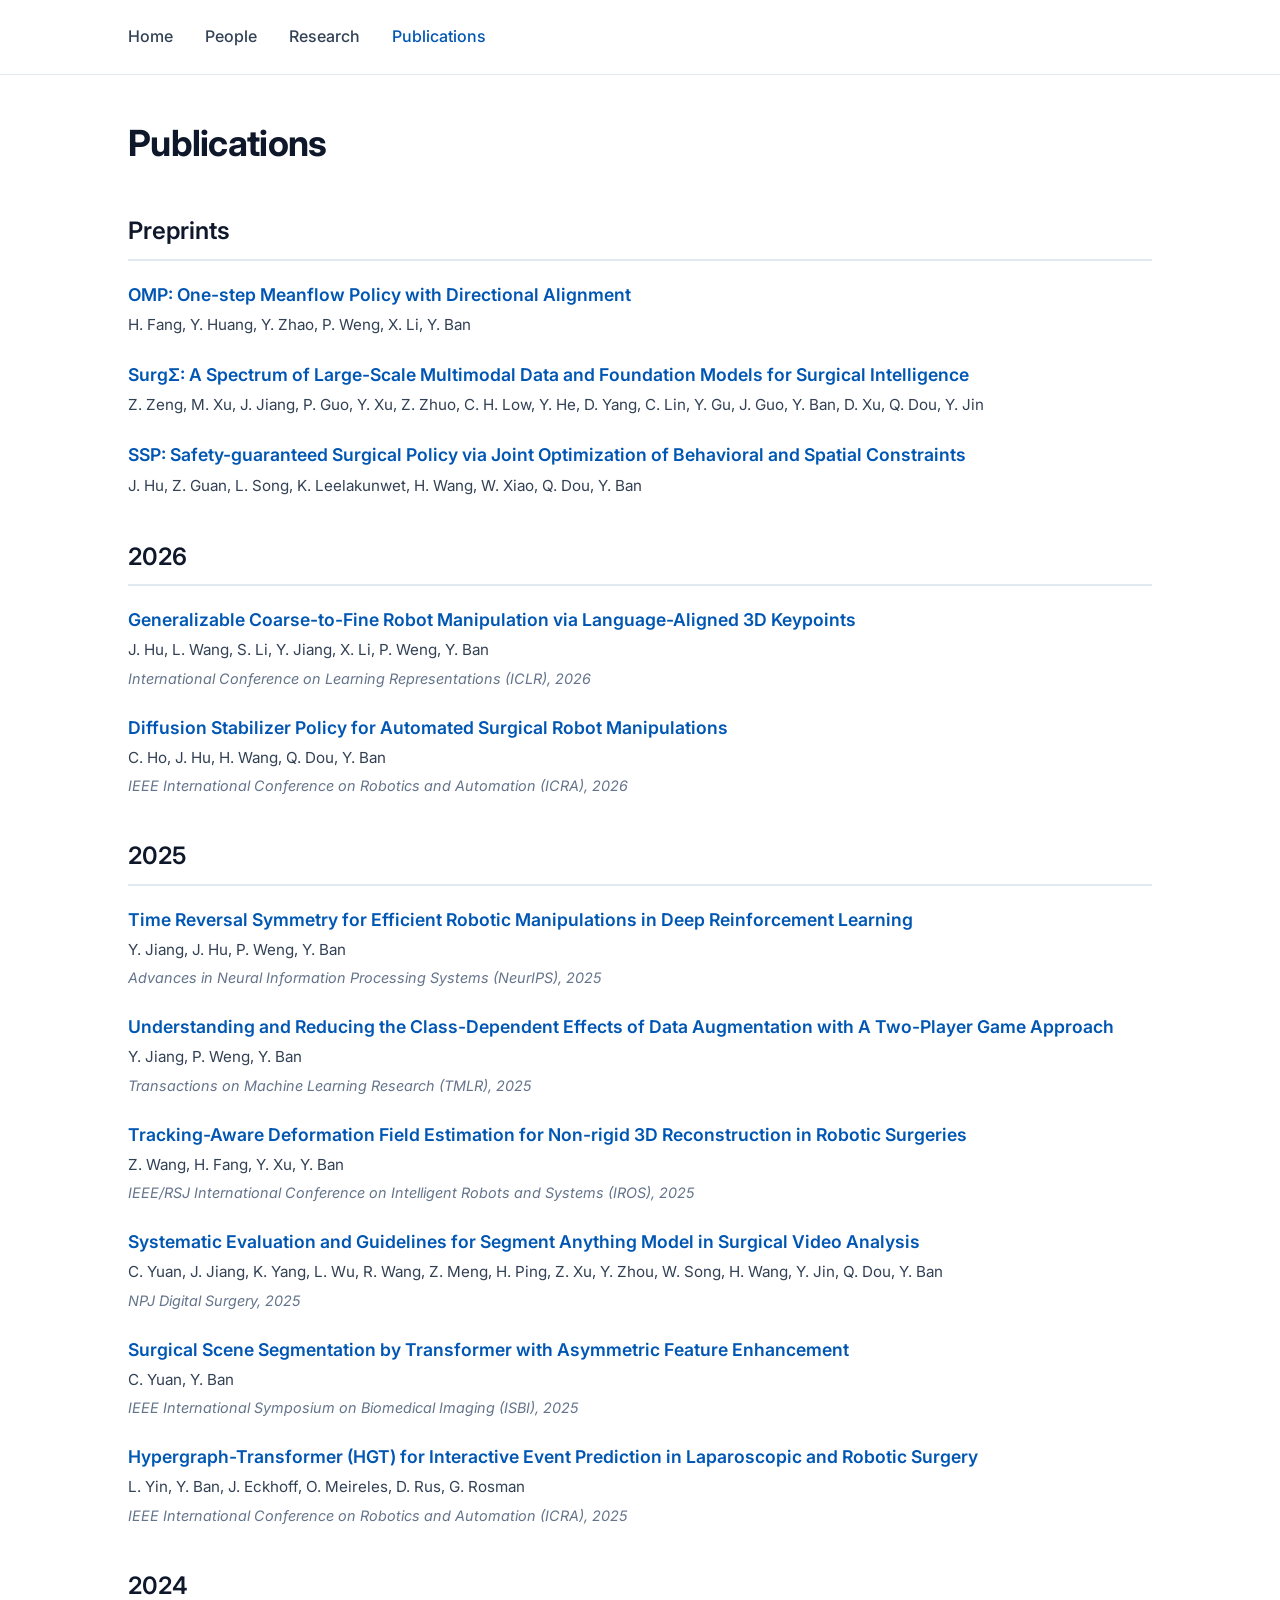
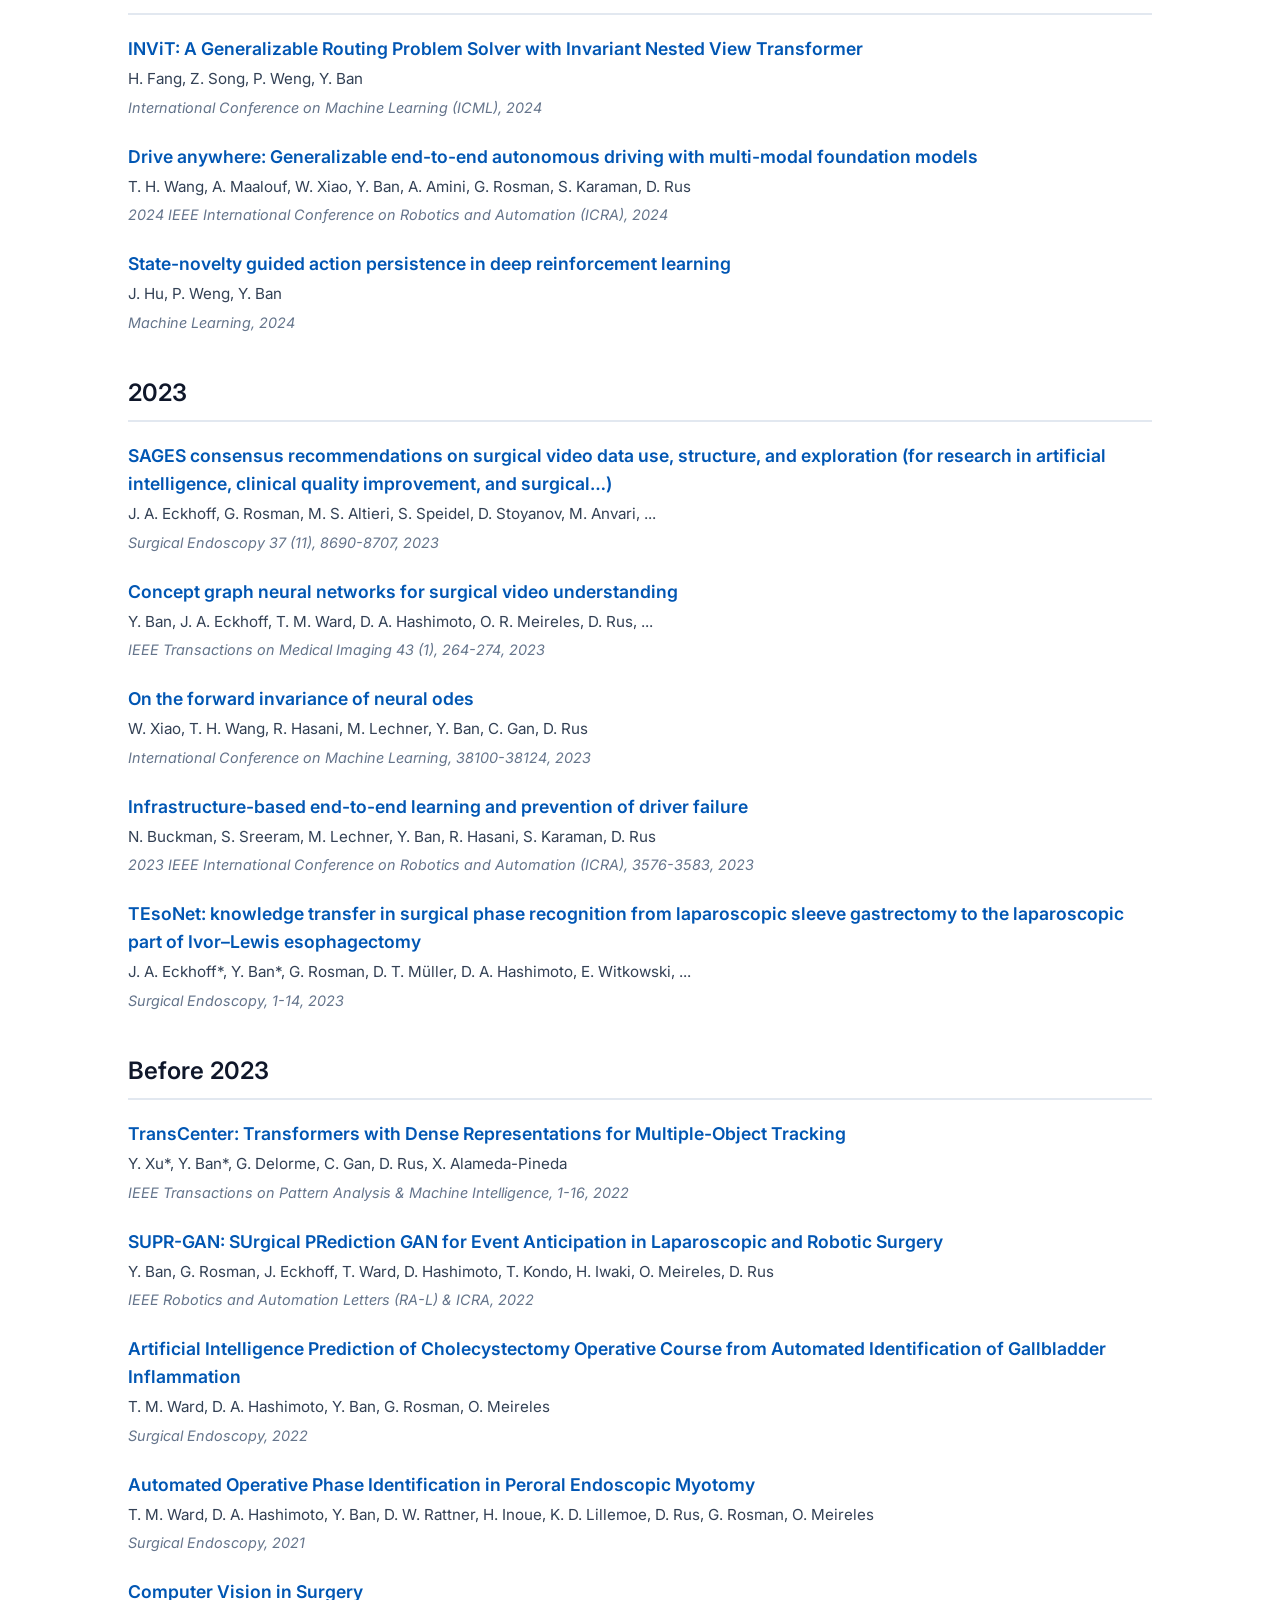
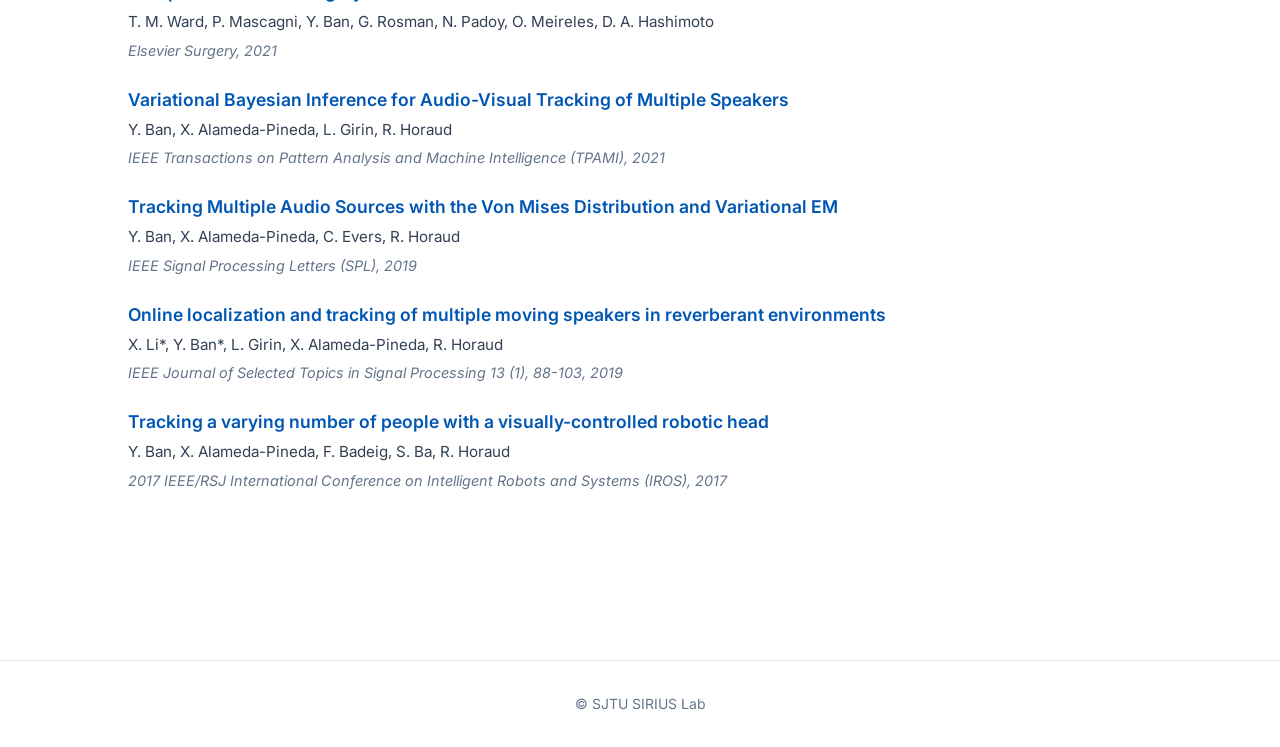
<file: publications.html>
<!doctype html>
<html lang="en">
  <head>
    <meta charset="UTF-8" />
    <title>Publications - SIRIUS Lab</title>
    <meta name="viewport" content="width=device-width, initial-scale=1.0" />
    <link rel="icon" type="image/png" href="images/lab_logo.png" />
    <link rel="stylesheet" href="styles.css" />
  </head>
  <body>
    <nav>
      <div class="nav-container">
        <a href="index.html">Home</a>
        <a href="people.html">People</a>
        <a href="index.html#research">Research</a>
        <a href="publications.html" class="active">Publications</a>
      </div>
    </nav>
    <div class="container">
      <h1>Publications</h1>
      
      <h2>Preprints</h2>
      <div class="preprints-list">
        <div class="publication">
          <div class="publication-title"><a href="https://kasumigaoka-utaha.github.io/OMP_web/" target="_blank">OMP: One-step Meanflow Policy with Directional Alignment</a></div>
          <div class="publication-authors">H. Fang, Y. Huang, Y. Zhao, P. Weng, X. Li, Y. Ban</div>
        </div>
        <div class="publication">
          <div class="publication-title"><a href="https://surgsigma.github.io" target="_blank">SurgΣ: A Spectrum of Large-Scale Multimodal Data and Foundation Models for Surgical Intelligence</a></div>
          <div class="publication-authors">Z. Zeng, M. Xu, J. Jiang, P. Guo, Y. Xu, Z. Zhuo, C. H. Low, Y. He, D. Yang, C. Lin, Y. Gu, J. Guo, Y. Ban, D. Xu, Q. Dou, Y. Jin</div>
        </div>
        <div class="publication">
          <div class="publication-title"><a href="https://arxiv.org/abs/2603.07032" target="_blank">SSP: Safety-guaranteed Surgical Policy via Joint Optimization of Behavioral and Spatial Constraints</a></div>
          <div class="publication-authors">J. Hu, Z. Guan, L. Song, K. Leelakunwet, H. Wang, W. Xiao, Q. Dou, Y. Ban</div>
        </div>
        <!--
        <div class="publication">
          <div class="publication-title"><a href="https://scholar.google.com/citations?view_op=view_citation&hl=en&user=4EXokwkAAAAJ&citation_for_view=4EXokwkAAAAJ:YFjsv_pBGBYC" target="_blank">Temporal Propagation of Asymmetric Feature Pyramid for Surgical Scene Segmentation</a></div>
          <div class="publication-authors">C. Yuan, Y. Ban</div>
        </div>
        -->
        <!--
        <div class="publication">
          <div class="publication-title"><a href="https://scholar.google.com/citations?view_op=view_citation&hl=en&user=4EXokwkAAAAJ&citation_for_view=4EXokwkAAAAJ:NMxIlDl6LWMC" target="_blank">Tracking-Aware Deformation Field Estimation for Non-rigid 3D Reconstruction in Robotic Surgeries</a></div>
          <div class="publication-authors">Z. Wang, H. Fang, Y. Xu, Y. Ban</div>
        </div>
        -->
        <!--
        <div class="publication">
          <div class="publication-title"><a href="https://scholar.google.com/citations?view_op=view_citation&hl=en&user=4EXokwkAAAAJ&citation_for_view=4EXokwkAAAAJ:JV2RwH3_ST0C" target="_blank">Is Segment Anything Model 2 All You Need for Surgery Video Segmentation? A Systematic Evaluation</a></div>
          <div class="publication-authors">C. Yuan, J. Jiang, K. Yang, L. Wu, R. Wang, Z. Meng, H. Ping, Z. Xu, Y. Zhou, Y. Ban</div>
        </div>
        -->
        <!--
        <div class="publication">
          <div class="publication-title"><a href="https://scholar.google.com/citations?view_op=view_citation&hl=en&user=4EXokwkAAAAJ&citation_for_view=4EXokwkAAAAJ:k_IJM867U9cC" target="_blank">Enhancing Class Fairness in Classification with A Two-Player Game Approach</a></div>
          <div class="publication-authors">Y. Jiang, P. Weng, Y. Ban</div>
        </div>
        -->
      </div>
      <h2>2026</h2>
      <div class="publication">
        <div class="publication-title"><a href="https://arxiv.org/abs/2509.23575" target="_blank">Generalizable Coarse-to-Fine Robot Manipulation via Language-Aligned 3D Keypoints</a></div>
        <div class="publication-authors">J. Hu, L. Wang, S. Li, Y. Jiang, X. Li, P. Weng, Y. Ban</div>
        <div class="publication-venue">International Conference on Learning Representations (ICLR), 2026</div>
      </div>
      <div class="publication">
        <div class="publication-title"><a href="https://scholar.google.com/citations?view_op=view_citation&hl=en&user=4EXokwkAAAAJ&citation_for_view=4EXokwkAAAAJ:hMod-77fHWUC" target="_blank">Diffusion Stabilizer Policy for Automated Surgical Robot Manipulations</a></div>
        <div class="publication-authors">C. Ho, J. Hu, H. Wang, Q. Dou, Y. Ban</div>
        <div class="publication-venue">IEEE International Conference on Robotics and Automation (ICRA), 2026</div>
      </div>
      <h2>2025</h2>
      <div class="publication">
        <div class="publication-title"><a href="https://scholar.google.com/citations?view_op=view_citation&hl=en&user=4EXokwkAAAAJ&citation_for_view=4EXokwkAAAAJ:BqipwSGYUEgC" target="_blank">Time Reversal Symmetry for Efficient Robotic Manipulations in Deep Reinforcement Learning</a></div>
        <div class="publication-authors">Y. Jiang, J. Hu, P. Weng, Y. Ban</div>
        <div class="publication-venue">Advances in Neural Information Processing Systems (NeurIPS), 2025</div>
      </div>
      <div class="publication">
        <div class="publication-title"><a href="https://scholar.google.com/citations?view_op=view_citation&hl=en&user=4EXokwkAAAAJ&citation_for_view=4EXokwkAAAAJ:RGFaLdJalmkC" target="_blank">Understanding and Reducing the Class-Dependent Effects of Data Augmentation with A Two-Player Game Approach</a></div>
        <div class="publication-authors">Y. Jiang, P. Weng, Y. Ban</div>
        <div class="publication-venue">Transactions on Machine Learning Research (TMLR), 2025</div>
      </div>
      <div class="publication">
        <div class="publication-title"><a href="https://scholar.google.com/citations?view_op=view_citation&hl=en&user=4EXokwkAAAAJ&citation_for_view=4EXokwkAAAAJ:NMxIlDl6LWMC" target="_blank">Tracking-Aware Deformation Field Estimation for Non-rigid 3D Reconstruction in Robotic Surgeries</a></div>
        <div class="publication-authors">Z. Wang, H. Fang, Y. Xu, Y. Ban</div>
        <div class="publication-venue">IEEE/RSJ International Conference on Intelligent Robots and Systems (IROS), 2025</div>
      </div>
      <div class="publication">
        <div class="publication-title"><a href="https://arxiv.org/abs/2501.00525" target="_blank">Systematic Evaluation and Guidelines for Segment Anything Model in Surgical Video Analysis</a></div>
        <div class="publication-authors">C. Yuan, J. Jiang, K. Yang, L. Wu, R. Wang, Z. Meng, H. Ping, Z. Xu, Y. Zhou, W. Song, H. Wang, Y. Jin, Q. Dou, Y. Ban</div>
        <div class="publication-venue">NPJ Digital Surgery, 2025</div>
      </div>
      <div class="publication">
        <div class="publication-title"><a href="https://scholar.google.com/citations?view_op=view_citation&hl=en&user=4EXokwkAAAAJ&citation_for_view=4EXokwkAAAAJ:M3NEmzRMIkIC" target="_blank">Surgical Scene Segmentation by Transformer with Asymmetric Feature Enhancement</a></div>
        <div class="publication-authors">C. Yuan, Y. Ban</div>
        <div class="publication-venue">IEEE International Symposium on Biomedical Imaging (ISBI), 2025</div>
      </div>
      <div class="publication">
        <div class="publication-title"><a href="https://scholar.google.com/citations?view_op=view_citation&hl=en&user=4EXokwkAAAAJ&citation_for_view=4EXokwkAAAAJ:bEWYMUwI8FkC" target="_blank">Hypergraph-Transformer (HGT) for Interactive Event Prediction in Laparoscopic and Robotic Surgery</a></div>
        <div class="publication-authors">L. Yin, Y. Ban, J. Eckhoff, O. Meireles, D. Rus, G. Rosman</div>
        <div class="publication-venue">IEEE International Conference on Robotics and Automation (ICRA), 2025</div>
      </div>
      <h2>2024</h2>
      <div class="publication">
        <div class="publication-title"><a href="https://scholar.google.com/citations?view_op=view_citation&hl=en&user=4EXokwkAAAAJ&citation_for_view=4EXokwkAAAAJ:TFP_iSt0sucC" target="_blank">INViT: A Generalizable Routing Problem Solver with Invariant Nested View Transformer</a></div>
        <div class="publication-authors">H. Fang, Z. Song, P. Weng, Y. Ban</div>
        <div class="publication-venue">International Conference on Machine Learning (ICML), 2024</div>
      </div>
      <div class="publication">
        <div class="publication-title"><a href="https://scholar.google.com/citations?view_op=view_citation&hl=en&user=4EXokwkAAAAJ&citation_for_view=4EXokwkAAAAJ:r0BpntZqJG4C" target="_blank">Drive anywhere: Generalizable end-to-end autonomous driving with multi-modal foundation models</a></div>
        <div class="publication-authors">T. H. Wang, A. Maalouf, W. Xiao, Y. Ban, A. Amini, G. Rosman, S. Karaman, D. Rus</div>
        <div class="publication-venue">2024 IEEE International Conference on Robotics and Automation (ICRA), 2024</div>
      </div>
      <div class="publication">
        <div class="publication-title"><a href="https://link.springer.com/article/10.1007/s10994-024-06675-z" target="_blank">State-novelty guided action persistence in deep reinforcement learning</a></div>
        <div class="publication-authors">J. Hu, P. Weng, Y. Ban</div>
        <div class="publication-venue">Machine Learning, 2024</div>
      </div>
      <h2>2023</h2>
      <div class="publication">
        <div class="publication-title"><a href="https://scholar.google.com/citations?view_op=view_citation&hl=en&user=4EXokwkAAAAJ&citation_for_view=4EXokwkAAAAJ:RHpTSmoSYBkC" target="_blank">SAGES consensus recommendations on surgical video data use, structure, and exploration (for research in artificial intelligence, clinical quality improvement, and surgical…)</a></div>
        <div class="publication-authors">J. A. Eckhoff, G. Rosman, M. S. Altieri, S. Speidel, D. Stoyanov, M. Anvari, ...</div>
        <div class="publication-venue">Surgical Endoscopy 37 (11), 8690-8707, 2023</div>
      </div>
      <div class="publication">
        <div class="publication-title"><a href="https://scholar.google.com/citations?view_op=view_citation&hl=en&user=4EXokwkAAAAJ&citation_for_view=4EXokwkAAAAJ:7PzlFSSx8tAC" target="_blank">Concept graph neural networks for surgical video understanding</a></div>
        <div class="publication-authors">Y. Ban, J. A. Eckhoff, T. M. Ward, D. A. Hashimoto, O. R. Meireles, D. Rus, ...</div>
        <div class="publication-venue">IEEE Transactions on Medical Imaging 43 (1), 264-274, 2023</div>
      </div>
      <div class="publication">
        <div class="publication-title"><a href="https://scholar.google.com/citations?view_op=view_citation&hl=en&user=4EXokwkAAAAJ&citation_for_view=4EXokwkAAAAJ:_Qo2XoVZTnwC" target="_blank">On the forward invariance of neural odes</a></div>
        <div class="publication-authors">W. Xiao, T. H. Wang, R. Hasani, M. Lechner, Y. Ban, C. Gan, D. Rus</div>
        <div class="publication-venue">International Conference on Machine Learning, 38100-38124, 2023</div>
      </div>
      <div class="publication">
        <div class="publication-title"><a href="https://scholar.google.com/citations?view_op=view_citation&hl=en&user=4EXokwkAAAAJ&citation_for_view=4EXokwkAAAAJ:R3hNpaxXUhUC" target="_blank">Infrastructure-based end-to-end learning and prevention of driver failure</a></div>
        <div class="publication-authors">N. Buckman, S. Sreeram, M. Lechner, Y. Ban, R. Hasani, S. Karaman, D. Rus</div>
        <div class="publication-venue">2023 IEEE International Conference on Robotics and Automation (ICRA), 3576-3583, 2023</div>
      </div>
      <div class="publication">
        <div class="publication-title"><a href="https://scholar.google.com/citations?view_op=view_citation&hl=en&user=4EXokwkAAAAJ&citation_for_view=4EXokwkAAAAJ:e5wmG9Sq2KIC" target="_blank">TEsoNet: knowledge transfer in surgical phase recognition from laparoscopic sleeve gastrectomy to the laparoscopic part of Ivor–Lewis esophagectomy</a></div>
        <div class="publication-authors">J. A. Eckhoff*, Y. Ban*, G. Rosman, D. T. Müller, D. A. Hashimoto, E. Witkowski, ...</div>
        <div class="publication-venue">Surgical Endoscopy, 1-14, 2023</div>
      </div>
      <h2>Before 2023</h2>
      <div class="publication">
        <div class="publication-title"><a href="#">TransCenter: Transformers with Dense Representations for Multiple-Object Tracking</a></div>
        <div class="publication-authors">Y. Xu*, Y. Ban*, G. Delorme, C. Gan, D. Rus, X. Alameda-Pineda</div>
        <div class="publication-venue">IEEE Transactions on Pattern Analysis & Machine Intelligence, 1-16, 2022</div>
      </div>
      <div class="publication">
        <div class="publication-title"><a href="#">SUPR-GAN: SUrgical PRediction GAN for Event Anticipation in Laparoscopic and Robotic Surgery</a></div>
        <div class="publication-authors">Y. Ban, G. Rosman, J. Eckhoff, T. Ward, D. Hashimoto, T. Kondo, H. Iwaki, O. Meireles, D. Rus</div>
        <div class="publication-venue">IEEE Robotics and Automation Letters (RA-L) & ICRA, 2022</div>
      </div>
      <div class="publication">
        <div class="publication-title"><a href="#">Artificial Intelligence Prediction of Cholecystectomy Operative Course from Automated Identification of Gallbladder Inflammation</a></div>
        <div class="publication-authors">T. M. Ward, D. A. Hashimoto, Y. Ban, G. Rosman, O. Meireles</div>
        <div class="publication-venue">Surgical Endoscopy, 2022</div>
      </div>
      <div class="publication">
        <div class="publication-title"><a href="#">Automated Operative Phase Identification in Peroral Endoscopic Myotomy</a></div>
        <div class="publication-authors">T. M. Ward, D. A. Hashimoto, Y. Ban, D. W. Rattner, H. Inoue, K. D. Lillemoe, D. Rus, G. Rosman, O. Meireles</div>
        <div class="publication-venue">Surgical Endoscopy, 2021</div>
      </div>
      <div class="publication">
        <div class="publication-title"><a href="#">Computer Vision in Surgery</a></div>
        <div class="publication-authors">T. M. Ward, P. Mascagni, Y. Ban, G. Rosman, N. Padoy, O. Meireles, D. A. Hashimoto</div>
        <div class="publication-venue">Elsevier Surgery, 2021</div>
      </div>
      <div class="publication">
        <div class="publication-title"><a href="#">Variational Bayesian Inference for Audio-Visual Tracking of Multiple Speakers</a></div>
        <div class="publication-authors">Y. Ban, X. Alameda-Pineda, L. Girin, R. Horaud</div>
        <div class="publication-venue">IEEE Transactions on Pattern Analysis and Machine Intelligence (TPAMI), 2021</div>
      </div>
      <div class="publication">
        <div class="publication-title"><a href="#">Tracking Multiple Audio Sources with the Von Mises Distribution and Variational EM</a></div>
        <div class="publication-authors">Y. Ban, X. Alameda-Pineda, C. Evers, R. Horaud</div>
        <div class="publication-venue">IEEE Signal Processing Letters (SPL), 2019</div>
      </div>
      <div class="publication">
        <div class="publication-title"><a href="#">Online localization and tracking of multiple moving speakers in reverberant environments</a></div>
        <div class="publication-authors">X. Li*, Y. Ban*, L. Girin, X. Alameda-Pineda, R. Horaud</div>
        <div class="publication-venue">IEEE Journal of Selected Topics in Signal Processing 13 (1), 88-103, 2019</div>
      </div>
      <div class="publication">
        <div class="publication-title"><a href="#">Tracking a varying number of people with a visually-controlled robotic head</a></div>
        <div class="publication-authors">Y. Ban, X. Alameda-Pineda, F. Badeig, S. Ba, R. Horaud</div>
        <div class="publication-venue">2017 IEEE/RSJ International Conference on Intelligent Robots and Systems (IROS), 2017</div>
      </div>
    </div>
    <footer>
      © SJTU SIRIUS Lab
    </footer>
  </body>
</html>
</file>
<file: styles.css>
@import url('https://fonts.googleapis.com/css2?family=Inter:wght@300;400;500;600;700&display=swap');

:root {
  --primary-color: #0056b3;
  --text-main: #334155;
  --text-heading: #0f172a;
  --text-muted: #64748b;
  --bg-main: #ffffff;
  --bg-secondary: #f8fafc;
  --border-color: #e2e8f0;
}

body {
  font-family: 'Inter', -apple-system, BlinkMacSystemFont, 'Segoe UI', Roboto, Helvetica, Arial, sans-serif;
  background: var(--bg-main);
  color: var(--text-main);
  margin: 0;
  padding: 0;
  font-size: 16px;
  line-height: 1.6;
  -webkit-font-smoothing: antialiased;
}

.container {
  max-width: 1024px;
  margin: 0 auto;
  padding: 40px 24px 80px 24px;
}

/* Typography */
h1, h2, h3, h4 {
  color: var(--text-heading);
  margin-top: 0;
}

h1 {
  font-size: 2.25rem;
  font-weight: 700;
  margin-bottom: 0.5rem;
  letter-spacing: -0.02em;
}

h2 {
  font-size: 1.5rem;
  font-weight: 600;
  margin-top: 2.5rem;
  margin-bottom: 1.25rem;
  border-bottom: 2px solid var(--border-color);
  padding-bottom: 0.5rem;
}

a {
  color: var(--primary-color);
  text-decoration: none;
  transition: color 0.2s ease;
}

a:hover {
  color: #003d82;
  text-decoration: underline;
}

/* Navigation */
nav {
  background: rgba(255, 255, 255, 0.95);
  backdrop-filter: blur(8px);
  border-bottom: 1px solid var(--border-color);
  position: sticky;
  top: 0;
  z-index: 1000;
  padding: 1rem 0;
}

.nav-container {
  max-width: 1024px;
  margin: 0 auto;
  display: flex;
  gap: 2rem;
  padding: 0 24px;
  align-items: center;
}

.nav-container a {
  color: var(--text-main);
  font-weight: 500;
  font-size: 1rem;
  padding: 0.5rem 0;
}

.nav-container a:hover,
.nav-container a.active {
  color: var(--primary-color);
  text-decoration: none;
}

/* Home Page Specifics */
.lab-desc {
  font-size: 1.125rem;
  color: var(--text-main);
  line-height: 1.7;
  margin-bottom: 1.5rem;
}

.hiring {
  background: var(--bg-secondary);
  border-left: 4px solid var(--primary-color);
  padding: 1rem 1.5rem;
  margin: 2rem 0;
  border-radius: 0 8px 8px 0;
  font-weight: 500;
}

.photo-player {
  position: relative;
  margin-bottom: 2.5rem;
  border-radius: 12px;
  overflow: hidden;
  box-shadow: 0 4px 20px rgba(0, 0, 0, 0.08);
  background: #000;
}

.photo-player img {
  width: 100%;
  height: auto;
  aspect-ratio: 16 / 9;
  object-fit: cover;
  display: block;
  transition: opacity 0.3s ease-in-out;
}

.carousel-btn {
  position: absolute;
  top: 50%;
  transform: translateY(-50%);
  background: rgba(0, 0, 0, 0.4);
  color: white;
  border: none;
  width: 44px;
  height: 44px;
  border-radius: 50%;
  font-size: 1.2rem;
  cursor: pointer;
  display: flex;
  align-items: center;
  justify-content: center;
  transition: background 0.2s, transform 0.2s;
  z-index: 10;
  backdrop-filter: blur(4px);
  -webkit-backdrop-filter: blur(4px);
}

.carousel-btn:hover {
  background: rgba(0, 0, 0, 0.7);
  transform: translateY(-50%) scale(1.1);
}

.carousel-btn.prev {
  left: 16px;
}

.carousel-btn.next {
  right: 16px;
}

.carousel-dots {
  position: absolute;
  bottom: 16px;
  left: 50%;
  transform: translateX(-50%);
  display: flex;
  gap: 8px;
  z-index: 10;
}

.carousel-dots .dot {
  width: 8px;
  height: 8px;
  border-radius: 50%;
  background: rgba(255, 255, 255, 0.5);
  cursor: pointer;
  transition: background 0.2s, transform 0.2s;
}

.carousel-dots .dot:hover {
  background: rgba(255, 255, 255, 0.8);
}

.carousel-dots .dot.active {
  background: rgba(255, 255, 255, 1);
  transform: scale(1.3);
}

/* News */
.news-list {
  list-style: none;
  padding: 0;
  margin: 0;
}

.news-list li {
  margin-bottom: 0.75rem;
  padding-left: 1.5rem;
  position: relative;
}

.news-list li::before {
  content: "•";
  color: var(--primary-color);
  position: absolute;
  left: 0;
  font-weight: bold;
}

.news-list .highlight {
  font-weight: 600;
  color: var(--text-heading);
  margin-right: 0.5rem;
}

/* Publications - Image List */
.topics {
  color: var(--text-muted);
  font-weight: 500;
  cursor: pointer;
  transition: color 0.2s;
  font-size: 0.95rem;
}

.topics:hover {
  color: var(--primary-color);
}

.publication-item {
  display: flex;
  gap: 2rem;
  margin-bottom: 2.5rem;
  align-items: flex-start;
}

.publication-img {
  width: 280px;
  min-width: 280px;
  border-radius: 8px;
  border: 1px solid var(--border-color);
  box-shadow: 0 2px 8px rgba(0,0,0,0.04);
}

.publication-info {
  flex: 1;
}

.pub-title {
  font-size: 1.125rem;
  font-weight: 600;
  color: var(--text-heading);
  margin-bottom: 0.5rem;
  line-height: 1.4;
}

.pub-authors {
  color: var(--text-main);
  margin-bottom: 0.5rem;
  font-size: 0.95rem;
}

.pub-venue {
  font-weight: 600;
  color: var(--text-heading);
  font-size: 0.95rem;
  display: block;
  margin-bottom: 0.5rem;
}

.pub-links a {
  font-size: 0.9rem;
  font-weight: 500;
  margin-right: 1rem;
  color: var(--primary-color);
  text-transform: uppercase;
  letter-spacing: 0.05em;
}

/* Publications - Text List (publications.html) */
.publication {
  margin-bottom: 1.5rem;
}

.publication-title {
  font-size: 1.1rem;
  font-weight: 600;
  margin-bottom: 0.25rem;
}

.publication-authors {
  font-size: 0.95rem;
  color: var(--text-main);
  margin-bottom: 0.25rem;
}

.publication-venue {
  font-size: 0.9rem;
  color: var(--text-muted);
  font-style: italic;
}

/* People Page */
.people-grid {
  display: grid;
  grid-template-columns: repeat(auto-fill, minmax(220px, 1fr));
  gap: 3rem 2rem;
  margin-top: 2rem;
}

.person-card {
  text-align: center;
}

.person-card.pi {
  grid-column: 1 / -1;
  display: flex;
  text-align: left;
  gap: 2.5rem;
  align-items: flex-start;
  margin-bottom: 2rem;
}

.person-photo {
  width: 200px;
  height: 200px;
  border-radius: 50%;
  object-fit: cover;
  margin-bottom: 1rem;
  border: 4px solid var(--bg-main);
  box-shadow: 0 4px 12px rgba(0,0,0,0.08);
}

.person-card.pi .person-photo {
  width: 240px;
  height: 240px;
  border-radius: 12px;
  margin-bottom: 0;
}

.person-name {
  font-size: 1.25rem;
  font-weight: 600;
  color: var(--text-heading);
  margin-bottom: 0.25rem;
}

.person-role {
  color: var(--primary-color);
  font-weight: 500;
  font-size: 0.95rem;
  margin-bottom: 0.75rem;
}

.person-desc {
  font-size: 0.95rem;
  color: var(--text-main);
  margin-bottom: 1rem;
}

.person-teaching {
  font-size: 0.9rem;
  color: var(--text-muted);
  margin-top: 1rem;
  line-height: 1.5;
}

/* Footer */
footer {
  text-align: center;
  color: var(--text-muted);
  font-size: 0.875rem;
  padding: 2rem 0;
  border-top: 1px solid var(--border-color);
  margin-top: 4rem;
}

/* Responsive */
@media (max-width: 768px) {
  .container {
    padding: 24px 16px 60px 16px;
  }
  h1 {
    font-size: 1.75rem;
  }
  .nav-container {
    flex-wrap: wrap;
    gap: 1rem;
    justify-content: center;
    padding: 0 16px;
  }
  .publication-item {
    flex-direction: column;
    gap: 1rem;
  }
  .publication-img {
    width: 100%;
    max-width: 100%;
    min-width: 0;
  }
  .person-card.pi {
    flex-direction: column;
    text-align: center;
    align-items: center;
    padding: 0;
    gap: 1.5rem;
  }
  .person-card.pi .person-photo {
    border-radius: 50%;
    width: 180px;
    height: 180px;
  }
  .people-grid {
    grid-template-columns: repeat(auto-fill, minmax(140px, 1fr));
    gap: 2rem 1rem;
  }
  .person-photo {
    width: 140px;
    height: 140px;
  }
  .carousel-btn {
    width: 36px;
    height: 36px;
    font-size: 1rem;
  }
  .carousel-btn.prev {
    left: 8px;
  }
  .carousel-btn.next {
    right: 8px;
  }
  .research-filters {
    display: block;
    margin-left: 0 !important;
    margin-top: 0.5rem;
    line-height: 1.5;
  }
}
</file>
